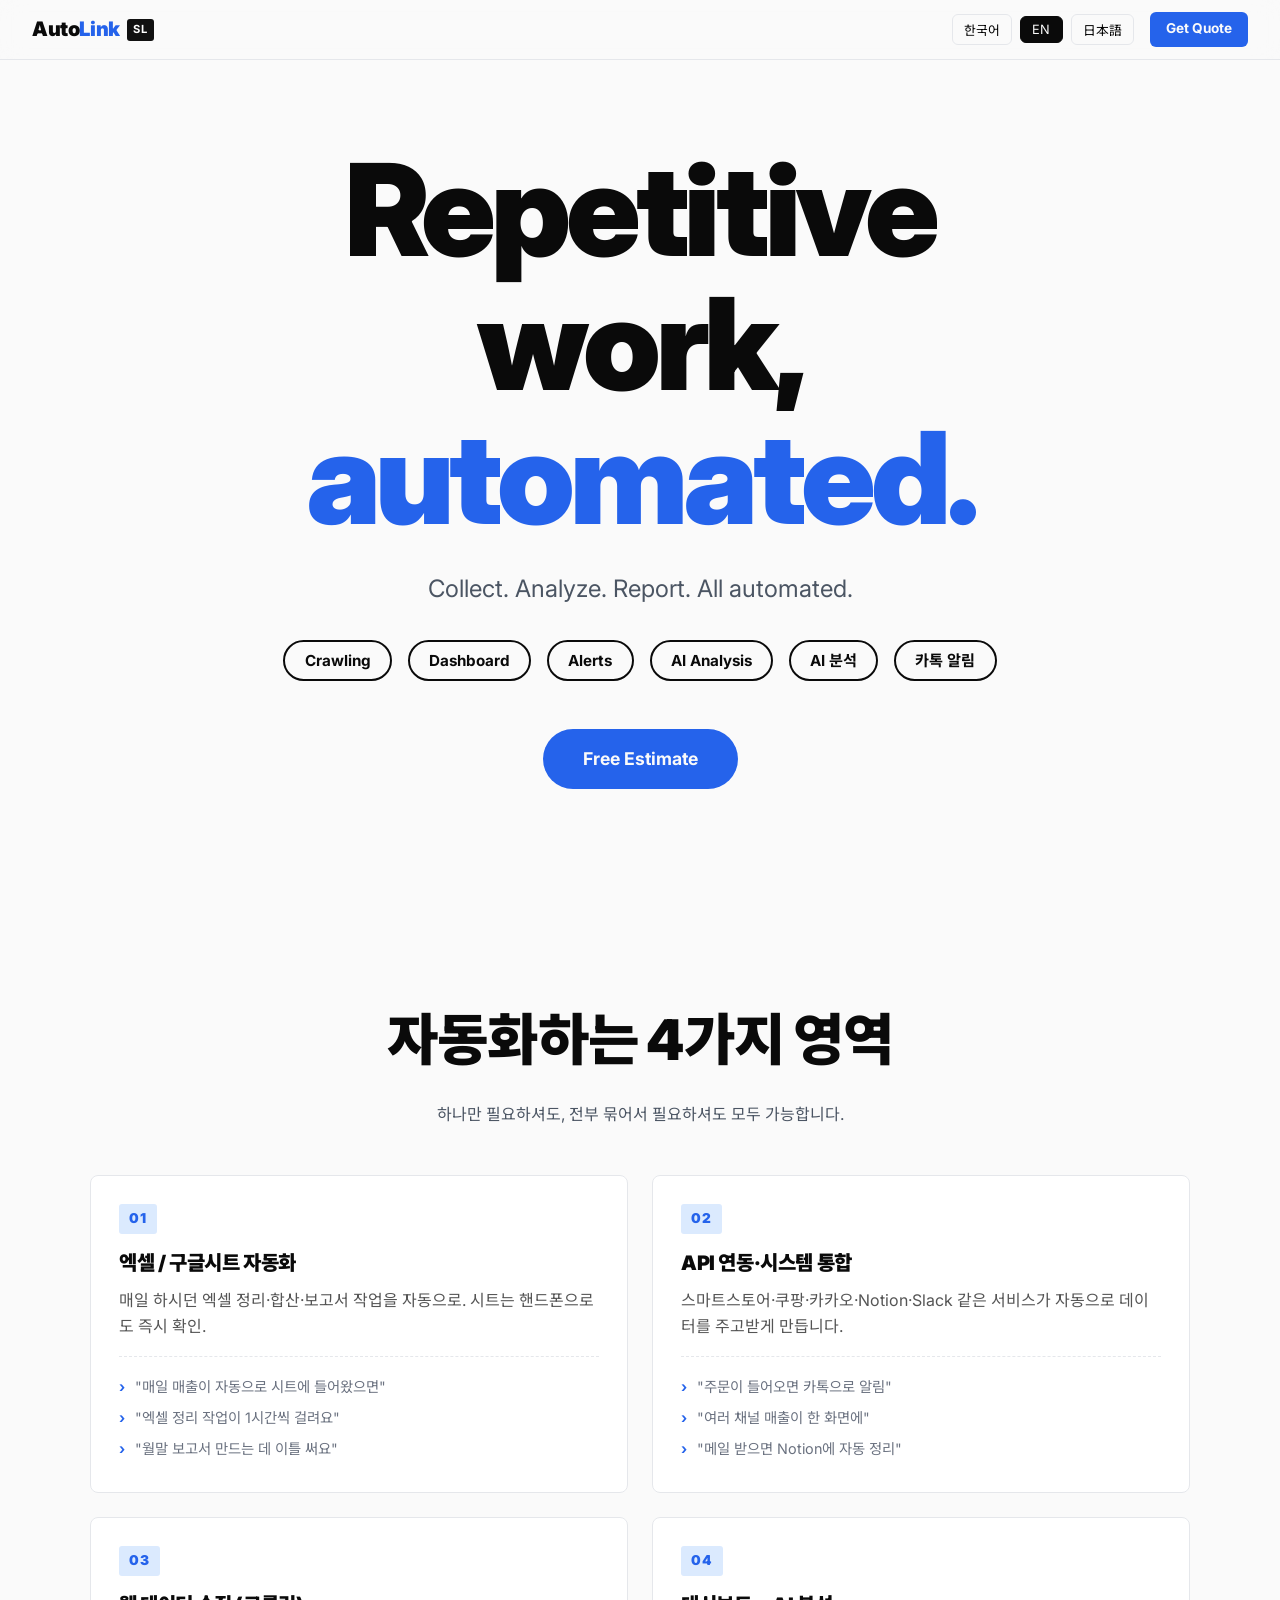
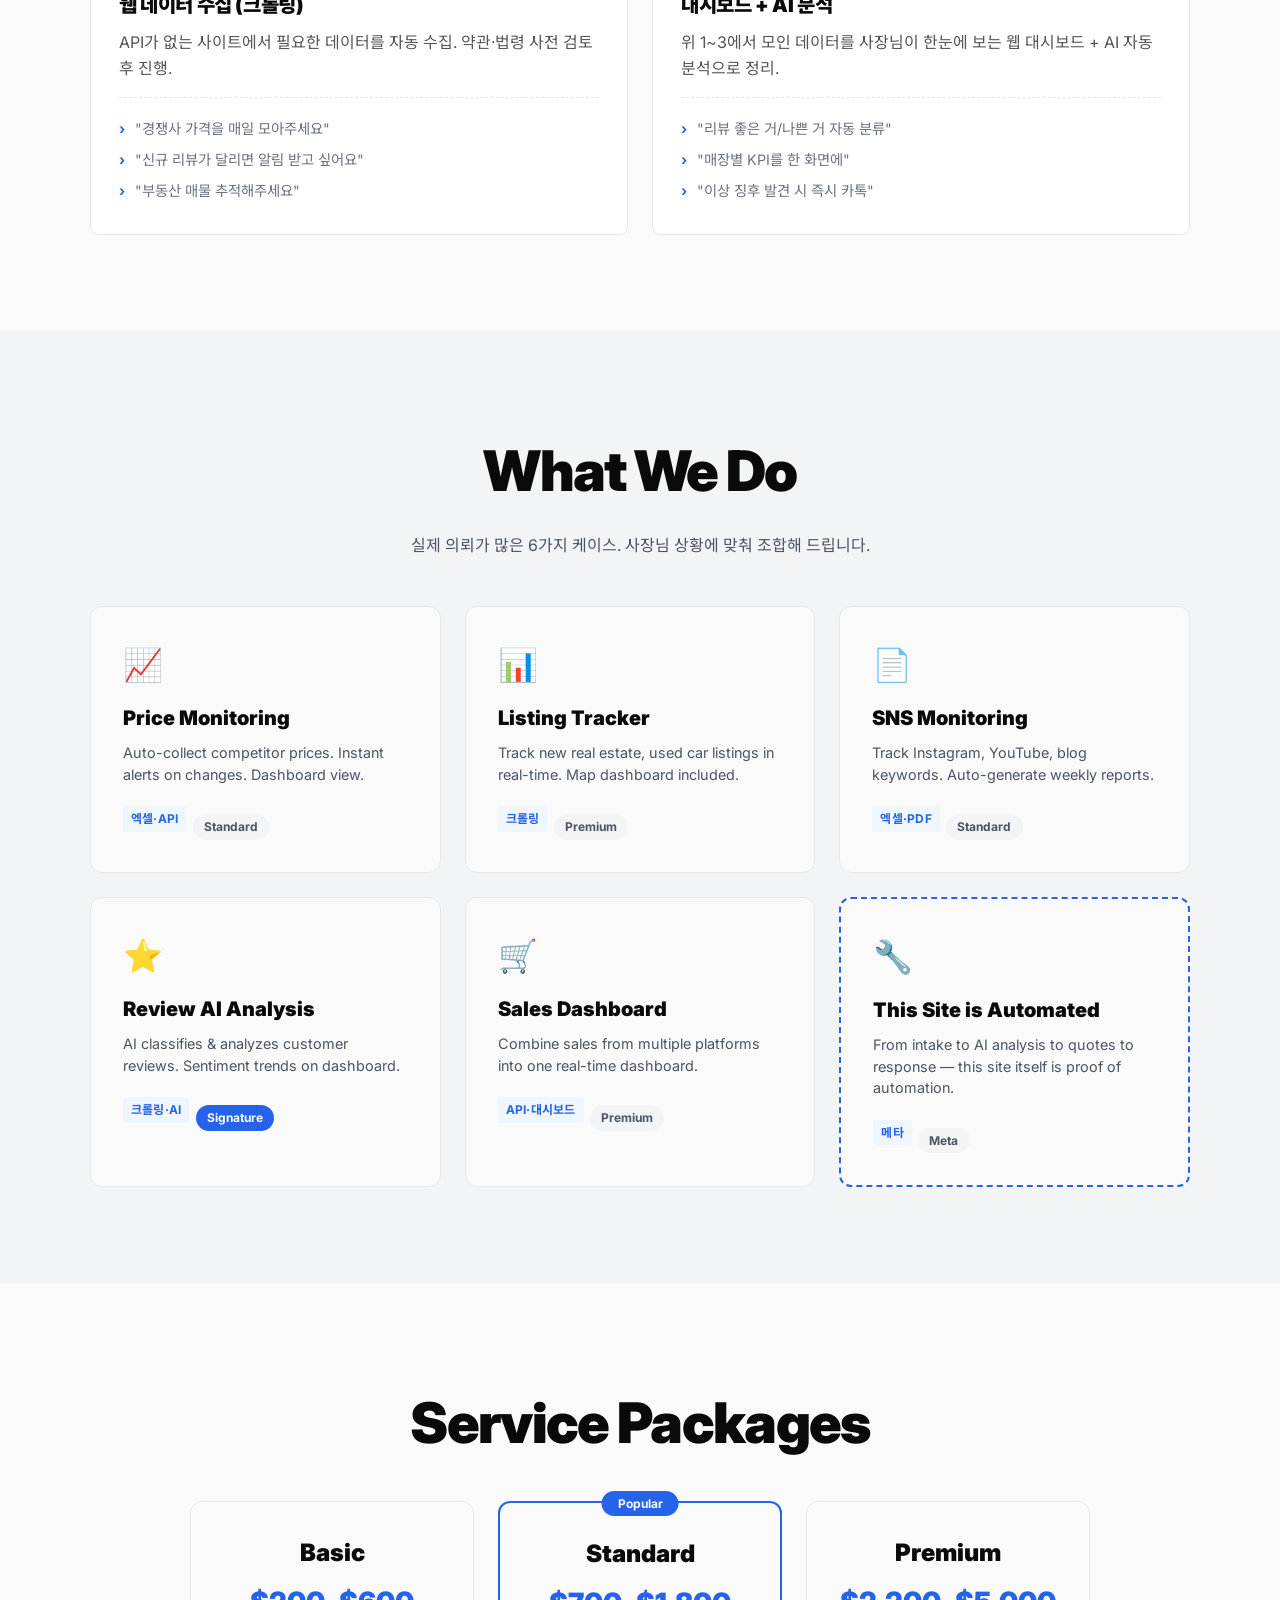
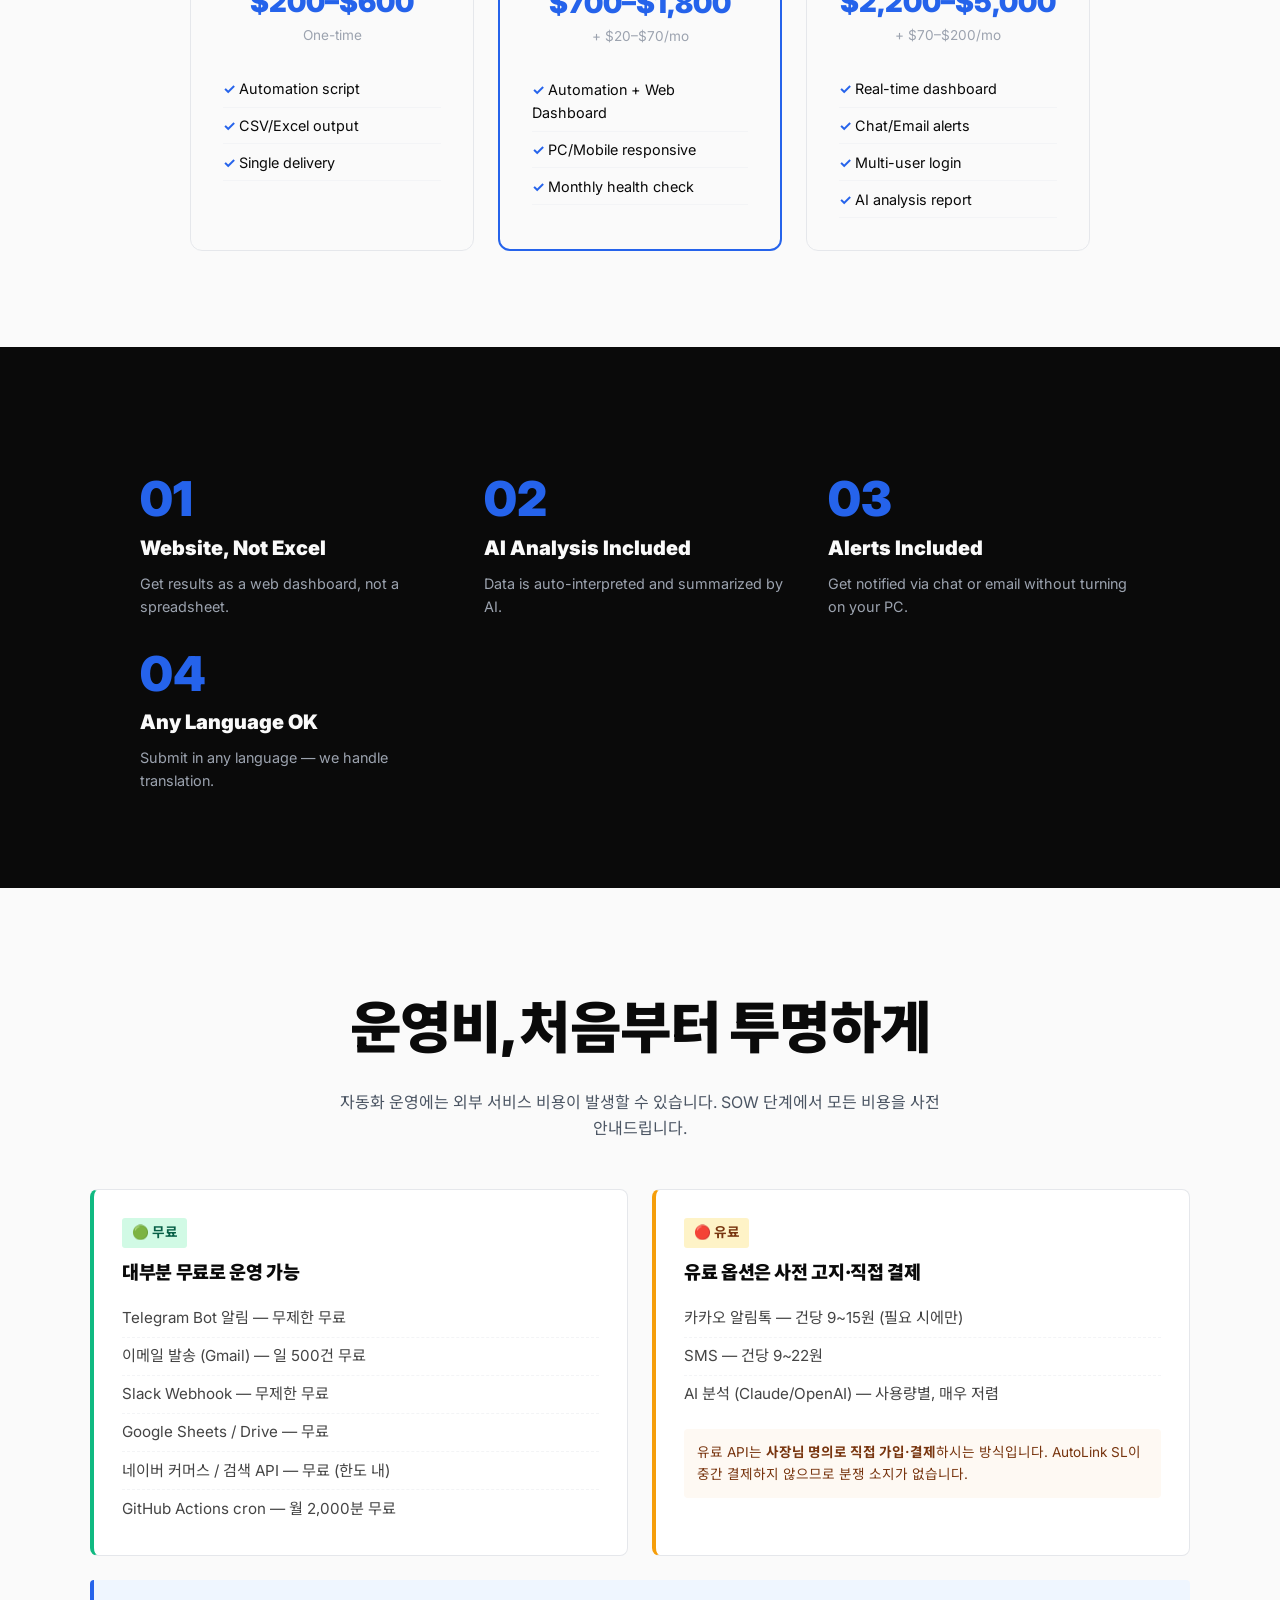
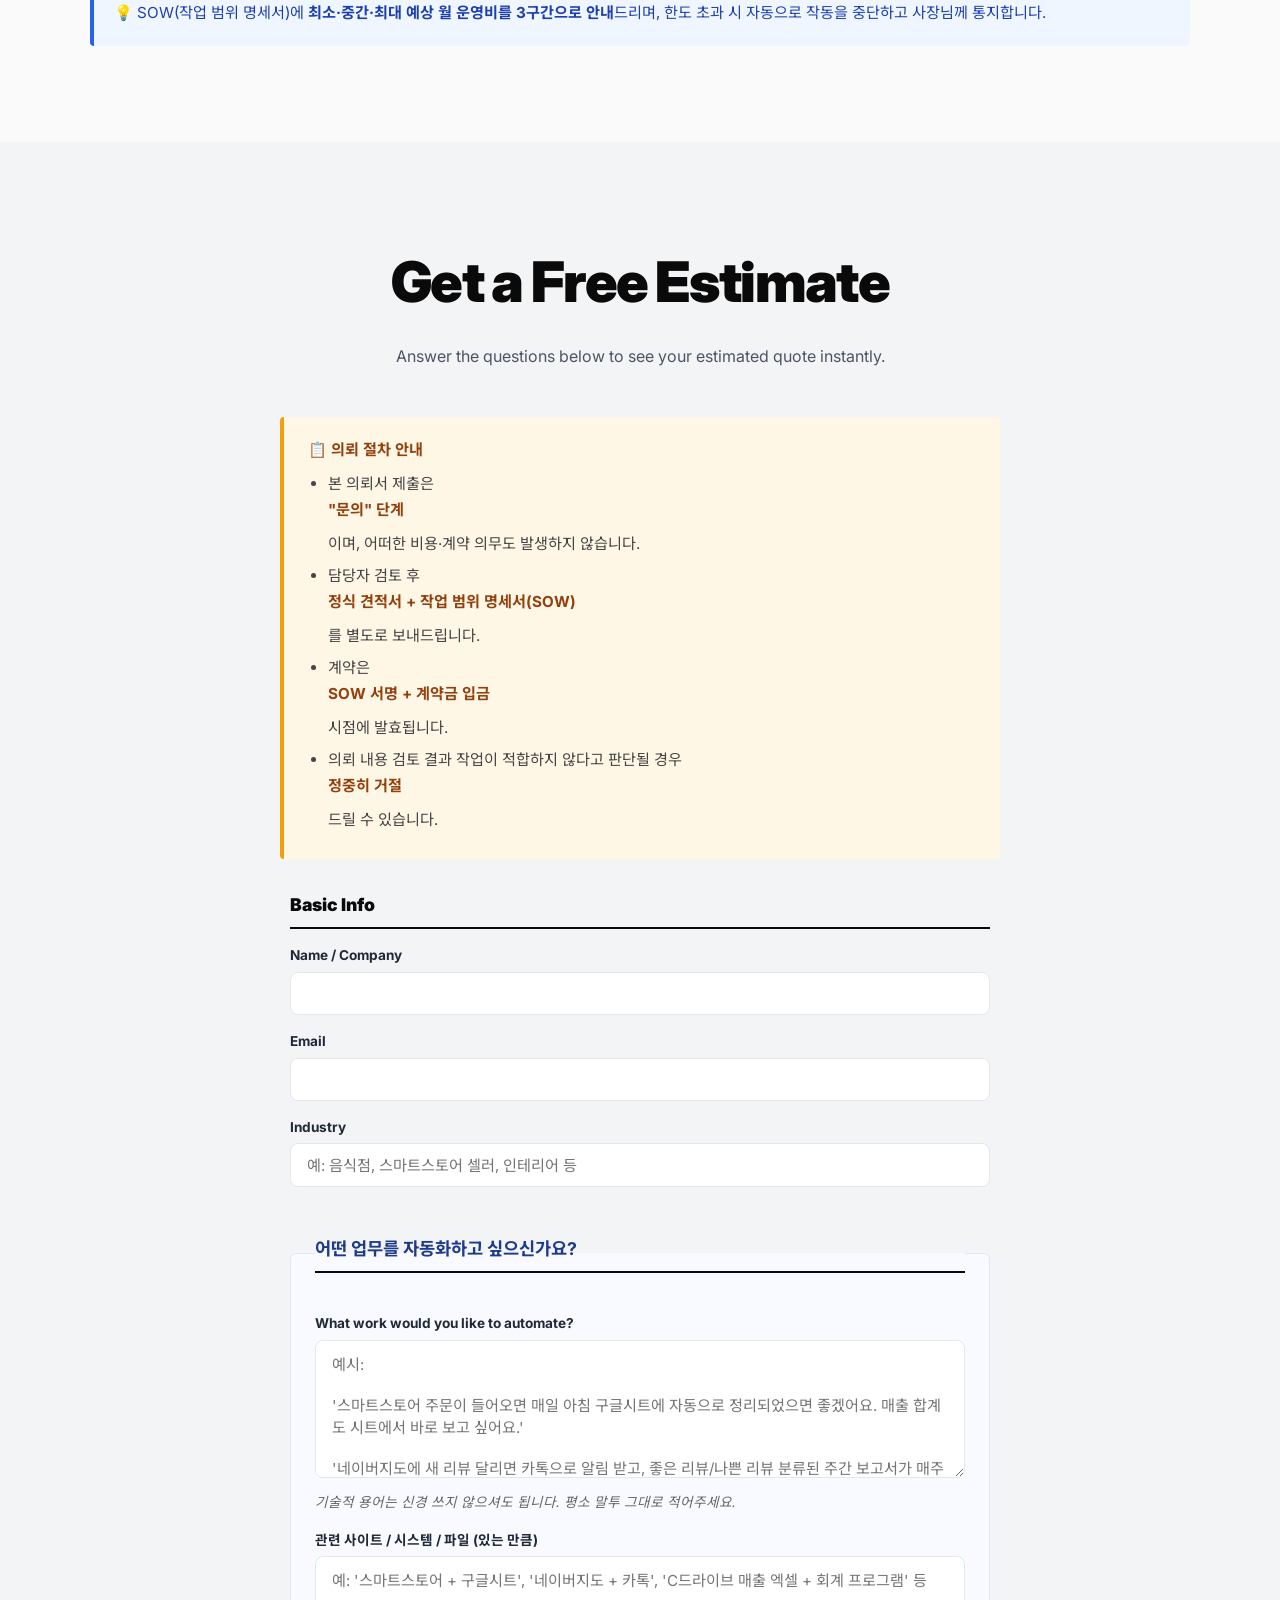
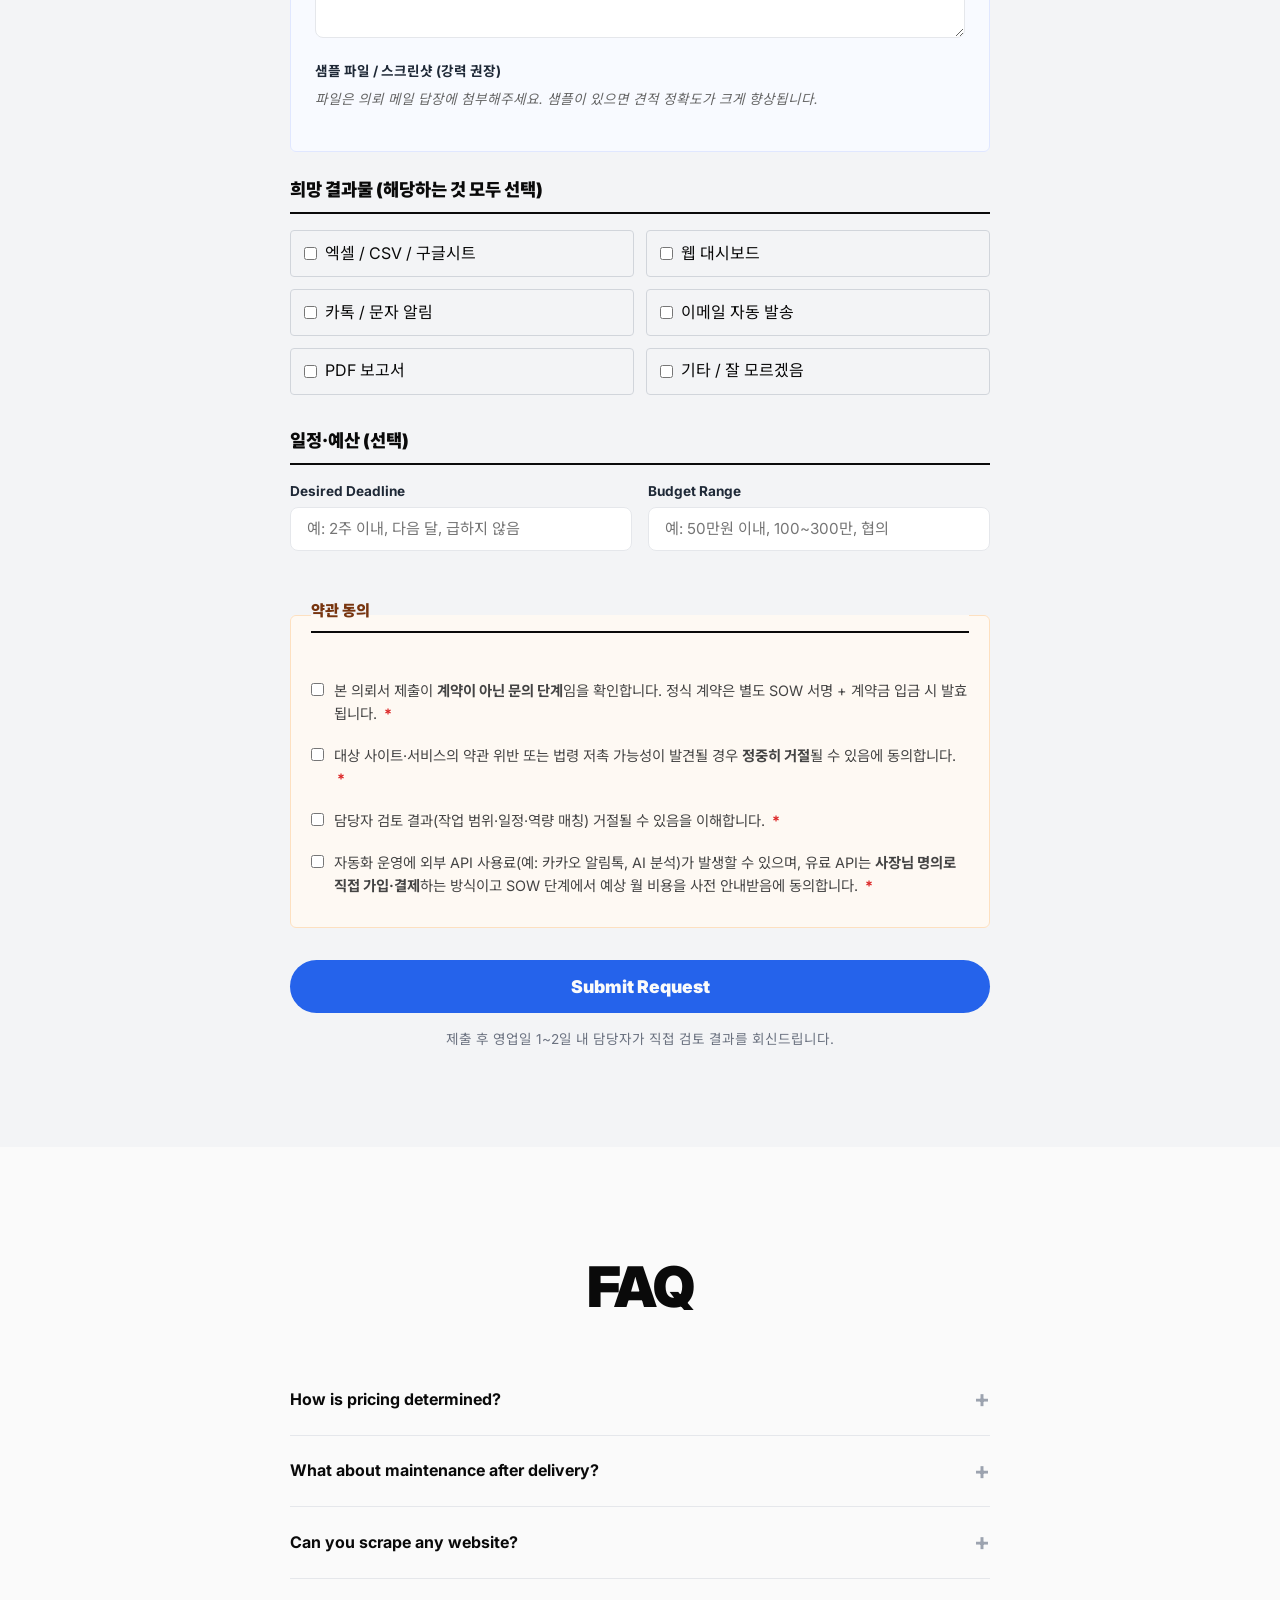
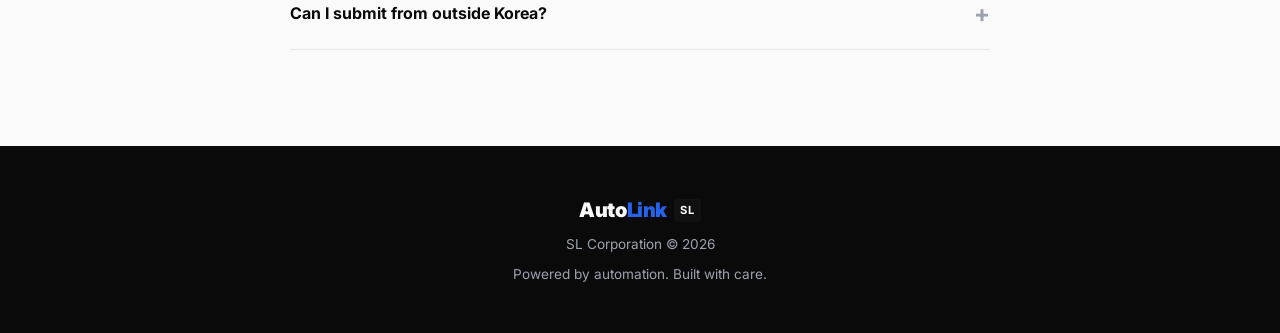
<file: site/index.html>
<!DOCTYPE html>
<html lang="ko" data-lang="ko">
<head>
  <meta charset="UTF-8">
  <meta name="viewport" content="width=device-width, initial-scale=1.0">
  <title>AutoLink SL — Automate Your Work</title>
  <meta name="description" content="업무 자동화 + 웹 대시보드 서비스. 반복 업무를 자동으로. Submit in any language.">
  <link rel="stylesheet" href="style.css">
  <link rel="preconnect" href="https://fonts.googleapis.com">
  <link href="https://fonts.googleapis.com/css2?family=Inter:wght@400;700;900&family=Noto+Sans+KR:wght@400;700;900&family=Noto+Sans+JP:wght@400;700;900&display=swap" rel="stylesheet">
</head>
<body>
  <!-- Language Switcher (sticky) -->
  <nav id="lang-bar">
    <div class="lang-left">
      <span class="brand">Auto<span class="accent">Link</span> <span class="brand-suffix">SL</span></span>
    </div>
    <div class="lang-right">
      <button class="lang-btn active" data-lang="ko">한국어</button>
      <button class="lang-btn" data-lang="en">EN</button>
      <button class="lang-btn" data-lang="ja">日本語</button>
      <a href="#intake-form" class="nav-cta" data-i18n="nav_cta">의뢰하기</a>
    </div>
  </nav>

  <!-- SECTION 1: Hero — Kinetic Typography -->
  <section id="hero">
    <div class="hero-inner">
      <h1 class="kinetic-line line-1" data-i18n="hero_1">반복 업무,</h1>
      <h1 class="kinetic-line line-2 accent" data-i18n="hero_2">자동으로.</h1>
      <p class="hero-sub" data-i18n="hero_sub">엑셀 노가다부터 데이터 수집까지, 사장님이 손 안 대도 돌아갑니다.</p>
      <div class="hero-words">
        <span class="rotating-word" data-i18n="hero_w1">엑셀·시트 자동화</span>
        <span class="rotating-word" data-i18n="hero_w2">API 연동</span>
        <span class="rotating-word" data-i18n="hero_w3">데이터 수집</span>
        <span class="rotating-word" data-i18n="hero_w4">대시보드</span>
        <span class="rotating-word" data-i18n="hero_w5">AI 분석</span>
        <span class="rotating-word" data-i18n="hero_w6">카톡 알림</span>
      </div>
      <a href="#intake-form" class="hero-cta" data-i18n="hero_cta">무료 견적 받기</a>
    </div>
  </section>

  <!-- SECTION 1b: Service Areas (4 categories) -->
  <section id="service-areas">
    <h2 class="section-title" data-i18n="areas_title">자동화하는 4가지 영역</h2>
    <p class="section-desc" data-i18n="areas_desc">하나만 필요하셔도, 전부 묶어서 필요하셔도 모두 가능합니다.</p>
    <div class="areas-grid">
      <div class="area-card reveal">
        <div class="area-num">01</div>
        <h3 data-i18n="area1_title">엑셀 / 구글시트 자동화</h3>
        <p data-i18n="area1_desc">매일 하시던 엑셀 정리·합산·보고서 작업을 자동으로. 시트는 핸드폰으로도 즉시 확인.</p>
        <ul class="area-examples">
          <li data-i18n="area1_ex1">"매일 매출이 자동으로 시트에 들어왔으면"</li>
          <li data-i18n="area1_ex2">"엑셀 정리 작업이 1시간씩 걸려요"</li>
          <li data-i18n="area1_ex3">"월말 보고서 만드는 데 이틀 써요"</li>
        </ul>
      </div>
      <div class="area-card reveal">
        <div class="area-num">02</div>
        <h3 data-i18n="area2_title">API 연동·시스템 통합</h3>
        <p data-i18n="area2_desc">스마트스토어·쿠팡·카카오·Notion·Slack 같은 서비스가 자동으로 데이터를 주고받게 만듭니다.</p>
        <ul class="area-examples">
          <li data-i18n="area2_ex1">"주문이 들어오면 카톡으로 알림"</li>
          <li data-i18n="area2_ex2">"여러 채널 매출이 한 화면에"</li>
          <li data-i18n="area2_ex3">"메일 받으면 Notion에 자동 정리"</li>
        </ul>
      </div>
      <div class="area-card reveal">
        <div class="area-num">03</div>
        <h3 data-i18n="area3_title">웹 데이터 수집 (크롤링)</h3>
        <p data-i18n="area3_desc">API가 없는 사이트에서 필요한 데이터를 자동 수집. 약관·법령 사전 검토 후 진행.</p>
        <ul class="area-examples">
          <li data-i18n="area3_ex1">"경쟁사 가격을 매일 모아주세요"</li>
          <li data-i18n="area3_ex2">"신규 리뷰가 달리면 알림 받고 싶어요"</li>
          <li data-i18n="area3_ex3">"부동산 매물 추적해주세요"</li>
        </ul>
      </div>
      <div class="area-card reveal">
        <div class="area-num">04</div>
        <h3 data-i18n="area4_title">대시보드 + AI 분석</h3>
        <p data-i18n="area4_desc">위 1~3에서 모인 데이터를 사장님이 한눈에 보는 웹 대시보드 + AI 자동 분석으로 정리.</p>
        <ul class="area-examples">
          <li data-i18n="area4_ex1">"리뷰 좋은 거/나쁜 거 자동 분류"</li>
          <li data-i18n="area4_ex2">"매장별 KPI를 한 화면에"</li>
          <li data-i18n="area4_ex3">"이상 징후 발견 시 즉시 카톡"</li>
        </ul>
      </div>
    </div>
  </section>

  <!-- SECTION 2: Portfolio Gallery -->
  <section id="portfolio">
    <h2 class="section-title" data-i18n="portfolio_title">이런 일을 합니다</h2>
    <p class="section-desc" data-i18n="portfolio_desc">실제 의뢰가 많은 6가지 케이스. 사장님 상황에 맞춰 조합해 드립니다.</p>
    <div class="portfolio-grid">
      <div class="portfolio-card reveal">
        <div class="card-icon">📈</div>
        <h3 data-i18n="case1_title">매출 자동 집계</h3>
        <p data-i18n="case1_desc">스마트스토어·쿠팡 주문을 매시간 구글시트에 자동 정리. 합계·차트는 시트에서 즉시 확인.</p>
        <div class="card-tags">
          <span class="card-tag-area" data-i18n="case1_area">엑셀·API</span>
          <span class="card-tag" data-i18n="case1_tag">Standard</span>
        </div>
      </div>
      <div class="portfolio-card reveal">
        <div class="card-icon">📊</div>
        <h3 data-i18n="case2_title">가격 모니터링</h3>
        <p data-i18n="case2_desc">경쟁사 가격을 자동 수집, 변동 시 즉시 카톡 알림. 대시보드에서 한눈에 비교.</p>
        <div class="card-tags">
          <span class="card-tag-area" data-i18n="case2_area">크롤링</span>
          <span class="card-tag" data-i18n="case2_tag">Standard</span>
        </div>
      </div>
      <div class="portfolio-card reveal">
        <div class="card-icon">📄</div>
        <h3 data-i18n="case3_title">월말 보고서 자동화</h3>
        <p data-i18n="case3_desc">회계·매출 데이터를 매월 1일 자동 수집 → PDF 보고서 생성 → 대표 메일로 발송.</p>
        <div class="card-tags">
          <span class="card-tag-area" data-i18n="case3_area">엑셀·PDF</span>
          <span class="card-tag" data-i18n="case3_tag">Standard</span>
        </div>
      </div>
      <div class="portfolio-card reveal">
        <div class="card-icon">⭐</div>
        <h3 data-i18n="case4_title">리뷰 AI 감성 분석</h3>
        <p data-i18n="case4_desc">네이버·카카오·배민 리뷰를 AI가 긍정/부정 자동 분류. 주간 리포트가 매주 메일로.</p>
        <div class="card-tags">
          <span class="card-tag-area" data-i18n="case4_area">크롤링·AI</span>
          <span class="card-tag signature" data-i18n="case4_tag">Signature</span>
        </div>
      </div>
      <div class="portfolio-card reveal">
        <div class="card-icon">🛒</div>
        <h3 data-i18n="case5_title">매출 통합 대시보드</h3>
        <p data-i18n="case5_desc">네이버·쿠팡·자사몰·오프라인 POS까지, 모든 채널 매출을 하나의 대시보드에서 실시간 확인.</p>
        <div class="card-tags">
          <span class="card-tag-area" data-i18n="case5_area">API·대시보드</span>
          <span class="card-tag" data-i18n="case5_tag">Premium</span>
        </div>
      </div>
      <div class="portfolio-card reveal meta">
        <div class="card-icon">🔧</div>
        <h3 data-i18n="case6_title">이 사이트도 자동화</h3>
        <p data-i18n="case6_desc">의뢰서 접수 → AI 분석 → 검토 보고서 → 응대 초안까지, 이 사이트 자체가 자동화의 증거.</p>
        <div class="card-tags">
          <span class="card-tag-area" data-i18n="case6_area">메타</span>
          <span class="card-tag" data-i18n="case6_tag">데모</span>
        </div>
      </div>
    </div>
  </section>

  <!-- SECTION 3: Packages -->
  <section id="packages">
    <h2 class="section-title" data-i18n="pkg_title">서비스 패키지</h2>
    <div class="package-grid">
      <div class="package-card reveal">
        <h3>Basic</h3>
        <p class="price" data-i18n="pkg_basic_price">30~80만원</p>
        <p class="price-sub" data-i18n="pkg_basic_sub">일회성</p>
        <ul>
          <li data-i18n="pkg_basic_1">자동화 스크립트</li>
          <li data-i18n="pkg_basic_2">CSV/엑셀 결과물</li>
          <li data-i18n="pkg_basic_3">1회 납품</li>
        </ul>
      </div>
      <div class="package-card popular reveal">
        <div class="popular-badge" data-i18n="pkg_popular">인기</div>
        <h3>Standard</h3>
        <p class="price" data-i18n="pkg_std_price">100~250만원</p>
        <p class="price-sub" data-i18n="pkg_std_sub">+ 월 3~10만원</p>
        <ul>
          <li data-i18n="pkg_std_1">자동화 + 웹 대시보드</li>
          <li data-i18n="pkg_std_2">PC/모바일 반응형</li>
          <li data-i18n="pkg_std_3">월 1회 동작 점검</li>
        </ul>
      </div>
      <div class="package-card reveal">
        <h3>Premium</h3>
        <p class="price" data-i18n="pkg_prm_price">300~700만원</p>
        <p class="price-sub" data-i18n="pkg_prm_sub">+ 월 10~30만원</p>
        <ul>
          <li data-i18n="pkg_prm_1">실시간 대시보드</li>
          <li data-i18n="pkg_prm_2">카톡/이메일 알림</li>
          <li data-i18n="pkg_prm_3">다중 사용자 로그인</li>
          <li data-i18n="pkg_prm_4">AI 분석 리포트</li>
        </ul>
      </div>
    </div>
  </section>

  <!-- SECTION 4: Differentiators -->
  <section id="diff">
    <div class="diff-grid">
      <div class="diff-item reveal">
        <span class="diff-num">01</span>
        <h3 data-i18n="diff1_title">원하는 형태로 결과물</h3>
        <p data-i18n="diff1_desc">엑셀·시트·웹 대시보드·PDF·카톡 알림 — 사장님이 가장 편한 방식으로.</p>
      </div>
      <div class="diff-item reveal">
        <span class="diff-num">02</span>
        <h3 data-i18n="diff2_title">AI 분석 포함</h3>
        <p data-i18n="diff2_desc">데이터를 AI가 자동 해석·요약합니다.</p>
      </div>
      <div class="diff-item reveal">
        <span class="diff-num">03</span>
        <h3 data-i18n="diff3_title">원하는 채널로 알림</h3>
        <p data-i18n="diff3_desc">텔레그램·이메일·슬랙 무료 채널부터 카카오 알림톡까지 — 비용 사전 안내.</p>
      </div>
      <div class="diff-item reveal">
        <span class="diff-num">04</span>
        <h3 data-i18n="diff4_title">어떤 언어든 OK</h3>
        <p data-i18n="diff4_desc">Submit in any language — we handle translation.</p>
      </div>
    </div>
  </section>

  <!-- SECTION 4b: Operating Cost Transparency -->
  <section id="cost-transparency">
    <h2 class="section-title" data-i18n="cost_title">운영비, 처음부터 투명하게</h2>
    <p class="section-desc" data-i18n="cost_desc">자동화 운영에는 외부 서비스 비용이 발생할 수 있습니다. SOW 단계에서 모든 비용을 사전 안내드립니다.</p>

    <div class="cost-grid">
      <div class="cost-card free reveal">
        <div class="cost-badge" data-i18n="cost_free_badge">🟢 무료</div>
        <h3 data-i18n="cost_free_title">대부분 무료로 운영 가능</h3>
        <ul>
          <li data-i18n="cost_free_1">Telegram Bot 알림 — 무제한 무료</li>
          <li data-i18n="cost_free_2">이메일 발송 (Gmail) — 일 500건 무료</li>
          <li data-i18n="cost_free_3">Slack Webhook — 무제한 무료</li>
          <li data-i18n="cost_free_4">Google Sheets / Drive — 무료</li>
          <li data-i18n="cost_free_5">네이버 커머스 / 검색 API — 무료 (한도 내)</li>
          <li data-i18n="cost_free_6">GitHub Actions cron — 월 2,000분 무료</li>
        </ul>
      </div>

      <div class="cost-card paid reveal">
        <div class="cost-badge" data-i18n="cost_paid_badge">🔴 유료</div>
        <h3 data-i18n="cost_paid_title">유료 옵션은 사전 고지·직접 결제</h3>
        <ul>
          <li data-i18n="cost_paid_1">카카오 알림톡 — 건당 9~15원 (필요 시에만)</li>
          <li data-i18n="cost_paid_2">SMS — 건당 9~22원</li>
          <li data-i18n="cost_paid_3">AI 분석 (Claude/OpenAI) — 사용량별, 매우 저렴</li>
        </ul>
        <p class="cost-policy" data-i18n="cost_policy">유료 API는 <strong>사장님 명의로 직접 가입·결제</strong>하시는 방식입니다. AutoLink SL이 중간 결제하지 않으므로 분쟁 소지가 없습니다.</p>
      </div>
    </div>

    <div class="cost-disclaimer" data-i18n="cost_disclaimer">
      💡 SOW(작업 범위 명세서)에 <strong>최소·중간·최대 예상 월 운영비를 3구간으로 안내</strong>드리며, 한도 초과 시 자동으로 작동을 중단하고 사장님께 통지합니다.
    </div>
  </section>

  <!-- SECTION 5: Intake Form -->
  <section id="intake-form">
    <h2 class="section-title" data-i18n="form_title">의뢰서 작성</h2>
    <p class="section-desc" data-i18n="form_desc">평소 말투로 적어주시면 됩니다. 영업일 1~2일 내 담당자가 직접 검토 후 정식 견적을 보내드립니다.</p>

    <div class="legal-notice">
      <strong data-i18n="legal_title">📋 의뢰 절차 안내</strong>
      <ul>
        <li data-i18n="legal_1">본 의뢰서 제출은 <strong>"문의" 단계</strong>이며, 어떠한 비용·계약 의무도 발생하지 않습니다.</li>
        <li data-i18n="legal_2">담당자 검토 후 <strong>정식 견적서 + 작업 범위 명세서(SOW)</strong>를 별도로 보내드립니다.</li>
        <li data-i18n="legal_3">계약은 <strong>SOW 서명 + 계약금 입금</strong> 시점에 발효됩니다.</li>
        <li data-i18n="legal_4">의뢰 내용 검토 결과 작업이 적합하지 않다고 판단될 경우 <strong>정중히 거절</strong>드릴 수 있습니다.</li>
      </ul>
    </div>

    <div class="form-container">
      <form id="autolink-form" action="https://api.web3forms.com/submit" method="POST">
        <input type="hidden" name="access_key" value="b586904a-959b-4a65-a2fb-f3aef0710c6e">
        <input type="hidden" name="subject" value="[AutoLink SL] 신규 문의 접수">
        <input type="hidden" name="from_name" value="AutoLink SL Intake">
        <input type="hidden" name="redirect" value="https://jyc0289y-art.github.io/autolink/thank-you.html">

        <!-- Basic Info -->
        <fieldset class="form-section">
          <legend data-i18n="form_basic">연락처</legend>
          <div class="form-row">
            <label data-i18n="form_name">이름 / 회사명 <span class="req">*</span></label>
            <input type="text" name="name" required>
          </div>
          <div class="form-row">
            <label data-i18n="form_email">이메일 <span class="req">*</span></label>
            <input type="email" name="email" required>
          </div>
          <div class="form-row">
            <label data-i18n="form_industry">업종 (선택)</label>
            <input type="text" name="industry" placeholder="예: 음식점, 스마트스토어 셀러, 인테리어 등">
          </div>
        </fieldset>

        <!-- Natural Language Description (PRIMARY) -->
        <fieldset class="form-section primary">
          <legend data-i18n="form_what_legend">어떤 업무를 자동화하고 싶으신가요?</legend>

          <div class="form-row">
            <label data-i18n="form_what">자세히 설명해주세요 <span class="req">*</span></label>
            <textarea name="description" rows="6" required
              data-i18n-placeholder="form_what_ph"
              placeholder="예시:&#10;&#10;'스마트스토어 주문이 들어오면 매일 아침 구글시트에 자동으로 정리되었으면 좋겠어요. 매출 합계도 시트에서 바로 보고 싶어요.'&#10;&#10;'네이버지도에 새 리뷰 달리면 카톡으로 알림 받고, 좋은 리뷰/나쁜 리뷰 분류된 주간 보고서가 매주 월요일 메일로 오면 좋겠어요.'&#10;&#10;'엑셀 매출 정리 작업이 매일 1시간씩 걸려요. 자동으로 정리되도록 해주세요.'"></textarea>
            <p class="form-hint" data-i18n="form_what_hint">기술적 용어는 신경 쓰지 않으셔도 됩니다. 평소 말투 그대로 적어주세요.</p>
          </div>

          <div class="form-row">
            <label data-i18n="form_systems">관련 사이트 / 시스템 / 파일 (있는 만큼)</label>
            <textarea name="systems" rows="3"
              data-i18n-placeholder="form_systems_ph"
              placeholder="예: '스마트스토어 + 구글시트', '네이버지도 + 카톡', 'C드라이브 매출 엑셀 + 회계 프로그램' 등"></textarea>
          </div>

          <div class="form-row">
            <label data-i18n="form_attach">샘플 파일 / 스크린샷 (강력 권장)</label>
            <p class="form-hint" data-i18n="form_attach_hint">파일은 의뢰 메일 답장에 첨부해주세요. 샘플이 있으면 견적 정확도가 크게 향상됩니다.</p>
          </div>
        </fieldset>

        <!-- Output Preference (Simple Multi-select) -->
        <fieldset class="form-section">
          <legend data-i18n="form_output_legend">희망 결과물 (해당하는 것 모두 선택)</legend>
          <div class="checkbox-grid">
            <label><input type="checkbox" name="output_excel"><span data-i18n="out_excel">엑셀 / CSV / 구글시트</span></label>
            <label><input type="checkbox" name="output_dashboard"><span data-i18n="out_dashboard">웹 대시보드</span></label>
            <label><input type="checkbox" name="output_kakao"><span data-i18n="out_kakao">카톡 / 문자 알림</span></label>
            <label><input type="checkbox" name="output_email"><span data-i18n="out_email">이메일 자동 발송</span></label>
            <label><input type="checkbox" name="output_pdf"><span data-i18n="out_pdf">PDF 보고서</span></label>
            <label><input type="checkbox" name="output_etc"><span data-i18n="out_etc">기타 / 잘 모르겠음</span></label>
          </div>
        </fieldset>

        <!-- Schedule & Budget -->
        <fieldset class="form-section">
          <legend data-i18n="form_meta_legend">일정·예산 (선택)</legend>
          <div class="form-row half">
            <div>
              <label data-i18n="form_deadline">희망 납기</label>
              <input type="text" name="deadline" placeholder="예: 2주 이내, 다음 달, 급하지 않음">
            </div>
            <div>
              <label data-i18n="form_budget">예산 범위</label>
              <input type="text" name="budget" placeholder="예: 50만원 이내, 100~300만, 협의">
            </div>
          </div>
        </fieldset>

        <!-- Agreement -->
        <fieldset class="form-section agreement">
          <legend data-i18n="form_agree_legend">약관 동의</legend>
          <label class="agree-row">
            <input type="checkbox" name="agree_terms" required>
            <span data-i18n="agree_terms">본 의뢰서 제출이 <strong>계약이 아닌 문의 단계</strong>임을 확인합니다. 정식 계약은 별도 SOW 서명 + 계약금 입금 시 발효됩니다. <span class="req">*</span></span>
          </label>
          <label class="agree-row">
            <input type="checkbox" name="agree_legal" required>
            <span data-i18n="agree_legal">대상 사이트·서비스의 약관 위반 또는 법령 저촉 가능성이 발견될 경우 <strong>정중히 거절</strong>될 수 있음에 동의합니다. <span class="req">*</span></span>
          </label>
          <label class="agree-row">
            <input type="checkbox" name="agree_review" required>
            <span data-i18n="agree_review">담당자 검토 결과(작업 범위·일정·역량 매칭) 거절될 수 있음을 이해합니다. <span class="req">*</span></span>
          </label>
          <label class="agree-row">
            <input type="checkbox" name="agree_cost" required>
            <span data-i18n="agree_cost">자동화 운영에 외부 API 사용료(예: 카카오 알림톡, AI 분석)가 발생할 수 있으며, 유료 API는 <strong>사장님 명의로 직접 가입·결제</strong>하는 방식이고 SOW 단계에서 예상 월 비용을 사전 안내받음에 동의합니다. <span class="req">*</span></span>
          </label>
        </fieldset>

        <!-- Hidden metadata -->
        <input type="hidden" name="client_language" id="hidden-lang">

        <button type="submit" class="submit-btn" data-i18n="form_submit">문의 접수하기</button>
        <p class="submit-note" data-i18n="submit_note">제출 후 영업일 1~2일 내 담당자가 직접 검토 결과를 회신드립니다.</p>
      </form>
    </div>
  </section>

  <!-- SECTION 6: FAQ -->
  <section id="faq">
    <h2 class="section-title" data-i18n="faq_title">자주 묻는 질문</h2>
    <div class="faq-list">
      <details class="faq-item reveal">
        <summary data-i18n="faq1_q">비용은 어떻게 산정되나요?</summary>
        <p data-i18n="faq1_a">위 의뢰서의 6가지 항목을 기반으로 복잡도를 측정합니다. 점수에 따라 S~D등급이 결정되며, 등급별 단가 범위가 적용됩니다.</p>
      </details>
      <details class="faq-item reveal">
        <summary data-i18n="faq2_q">납품 후 유지보수는 어떻게 되나요?</summary>
        <p data-i18n="faq2_a">월 구독 상품을 선택하시면 호스팅, 모니터링, 사이트 구조 변경 대응이 포함됩니다. 비구독 시 변경 대응은 건당 별도 견적입니다.</p>
      </details>
      <details class="faq-item reveal">
        <summary data-i18n="faq3_q">어떤 사이트든 크롤링 가능한가요?</summary>
        <p data-i18n="faq3_a">약관상 자동화가 금지된 플랫폼, 캡차/생체 인증 사이트, 모바일 앱은 서비스 범위에 포함되지 않습니다. 공개 API가 있는 경우 우선 활용합니다.</p>
      </details>
      <details class="faq-item reveal">
        <summary data-i18n="faq4_q">해외에서도 의뢰 가능한가요?</summary>
        <p data-i18n="faq4_a">네. 어떤 언어로든 의뢰서를 작성하실 수 있으며, 모든 커뮤니케이션은 고객님의 언어로 진행됩니다.</p>
      </details>
    </div>
  </section>

  <!-- Footer -->
  <footer>
    <div class="footer-inner">
      <span class="brand">Auto<span class="accent">Link</span> <span class="brand-suffix">SL</span></span>
      <p>SL Corporation &copy; 2026</p>
      <p class="footer-note" data-i18n="footer_note">Powered by automation. Built with care.</p>
    </div>
  </footer>

  <script src="script.js"></script>
</body>
</html>
</file>
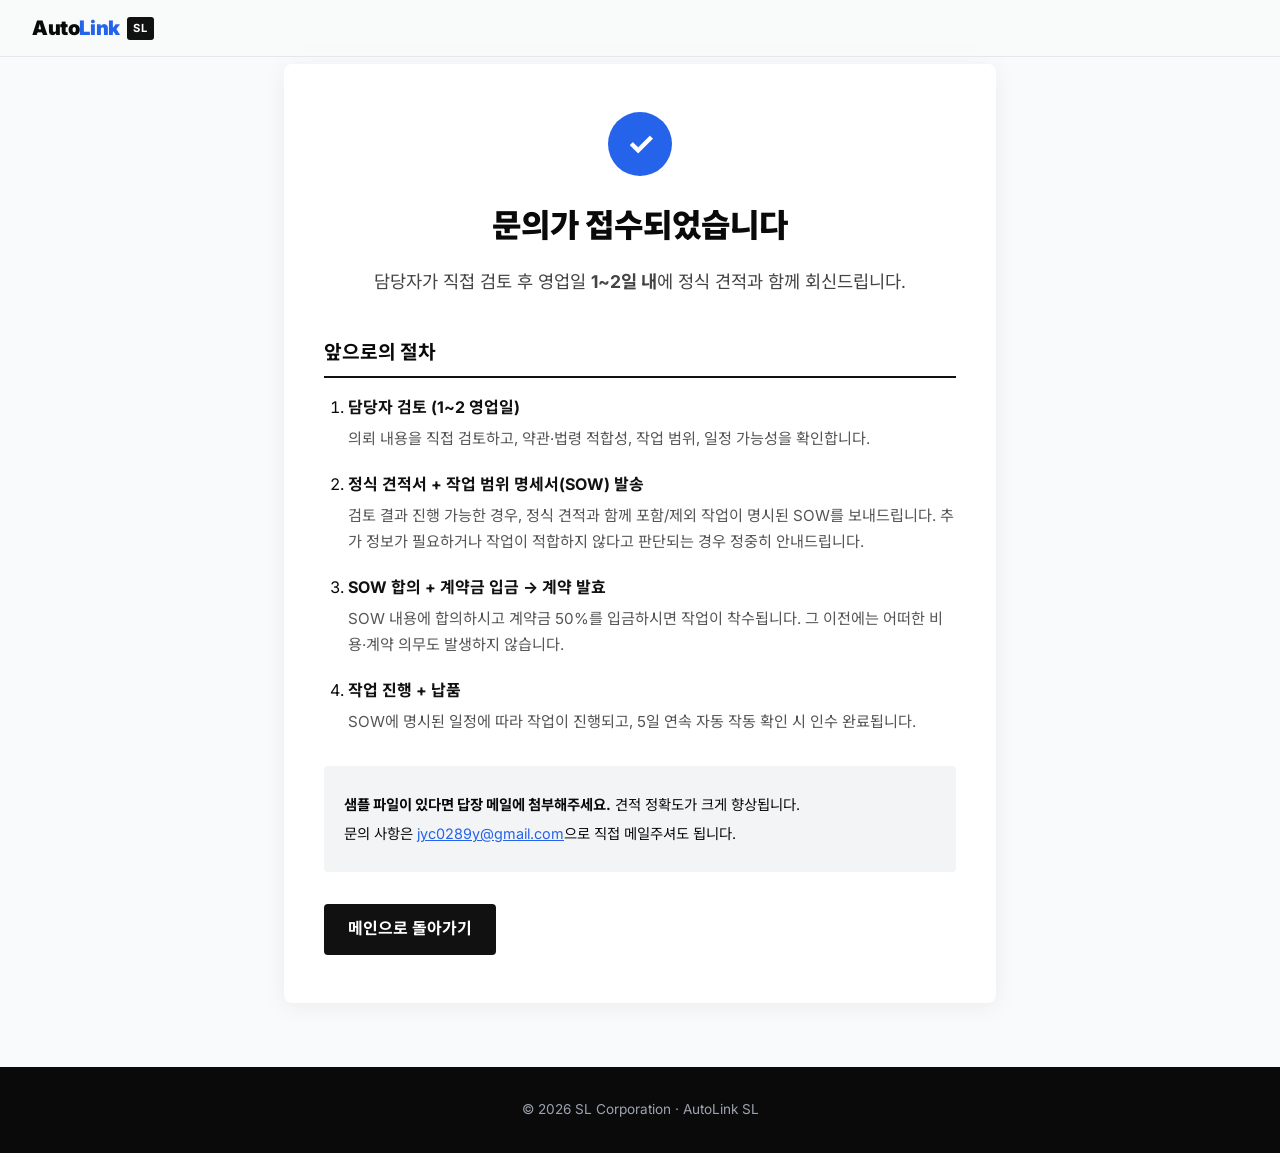
<file: site/thank-you.html>
<!DOCTYPE html>
<html lang="ko" data-lang="ko">
<head>
  <meta charset="UTF-8">
  <meta name="viewport" content="width=device-width, initial-scale=1.0">
  <title>의뢰 접수 완료 — AutoLink SL</title>
  <link rel="stylesheet" href="style.css">
  <link rel="preconnect" href="https://fonts.googleapis.com">
  <link href="https://fonts.googleapis.com/css2?family=Inter:wght@400;700;900&family=Noto+Sans+KR:wght@400;700;900&display=swap" rel="stylesheet">
</head>
<body class="thank-you-body">
  <nav id="lang-bar">
    <div class="lang-left">
      <a href="/autolink/" class="brand-link">
        <span class="brand">Auto<span class="accent">Link</span> <span class="brand-suffix">SL</span></span>
      </a>
    </div>
  </nav>

  <main class="thank-you-main">
    <div class="ty-card">
      <div class="ty-icon">✓</div>
      <h1 data-i18n="ty_title">문의가 접수되었습니다</h1>
      <p class="ty-lead" data-i18n="ty_lead">담당자가 직접 검토 후 영업일 <strong>1~2일 내</strong>에 정식 견적과 함께 회신드립니다.</p>

      <div class="ty-process">
        <h2 data-i18n="ty_process_title">앞으로의 절차</h2>
        <ol>
          <li>
            <strong data-i18n="ty_step1_title">담당자 검토 (1~2 영업일)</strong>
            <p data-i18n="ty_step1_desc">의뢰 내용을 직접 검토하고, 약관·법령 적합성, 작업 범위, 일정 가능성을 확인합니다.</p>
          </li>
          <li>
            <strong data-i18n="ty_step2_title">정식 견적서 + 작업 범위 명세서(SOW) 발송</strong>
            <p data-i18n="ty_step2_desc">검토 결과 진행 가능한 경우, 정식 견적과 함께 포함/제외 작업이 명시된 SOW를 보내드립니다. 추가 정보가 필요하거나 작업이 적합하지 않다고 판단되는 경우 정중히 안내드립니다.</p>
          </li>
          <li>
            <strong data-i18n="ty_step3_title">SOW 합의 + 계약금 입금 → 계약 발효</strong>
            <p data-i18n="ty_step3_desc">SOW 내용에 합의하시고 계약금 50%를 입금하시면 작업이 착수됩니다. 그 이전에는 어떠한 비용·계약 의무도 발생하지 않습니다.</p>
          </li>
          <li>
            <strong data-i18n="ty_step4_title">작업 진행 + 납품</strong>
            <p data-i18n="ty_step4_desc">SOW에 명시된 일정에 따라 작업이 진행되고, 5일 연속 자동 작동 확인 시 인수 완료됩니다.</p>
          </li>
        </ol>
      </div>

      <div class="ty-note">
        <p data-i18n="ty_note_attach"><strong>샘플 파일이 있다면 답장 메일에 첨부해주세요.</strong> 견적 정확도가 크게 향상됩니다.</p>
        <p data-i18n="ty_note_inquiry">문의 사항은 <a href="mailto:jyc0289y@gmail.com">jyc0289y@gmail.com</a>으로 직접 메일주셔도 됩니다.</p>
      </div>

      <a href="/autolink/" class="ty-back" data-i18n="ty_back">메인으로 돌아가기</a>
    </div>
  </main>

  <footer class="ty-footer">
    <p>© 2026 SL Corporation · AutoLink SL</p>
  </footer>
</body>
</html>
</file>
<file: site/style.css>
/* === RESET & BASE === */
*, *::before, *::after { margin: 0; padding: 0; box-sizing: border-box; }

:root {
  --black: #0a0a0a;
  --white: #fafafa;
  --accent: #2563eb;
  --accent-light: #3b82f6;
  --gray-100: #f3f4f6;
  --gray-200: #e5e7eb;
  --gray-400: #9ca3af;
  --gray-600: #4b5563;
  --gray-800: #1f2937;
  --radius: 12px;
  --font: 'Inter', 'Noto Sans KR', 'Noto Sans JP', system-ui, sans-serif;
}

html { scroll-behavior: smooth; font-size: 16px; }

body {
  font-family: var(--font);
  background: var(--white);
  color: var(--black);
  line-height: 1.6;
  overflow-x: hidden;
}

.accent { color: var(--accent); }

/* === NAV / LANG BAR === */
#lang-bar {
  position: fixed;
  top: 0;
  left: 0;
  right: 0;
  z-index: 1000;
  display: flex;
  align-items: center;
  justify-content: space-between;
  padding: 0.75rem 2rem;
  background: rgba(250, 250, 250, 0.85);
  backdrop-filter: blur(12px);
  border-bottom: 1px solid var(--gray-200);
}

.brand {
  font-weight: 900;
  font-size: 1.25rem;
  letter-spacing: -0.02em;
}

.brand-suffix {
  display: inline-block;
  font-size: 0.7rem;
  font-weight: 700;
  letter-spacing: 0.05em;
  padding: 0.15rem 0.4rem;
  margin-left: 0.2rem;
  background: #111;
  color: #fff;
  border-radius: 3px;
  vertical-align: middle;
  transform: translateY(-1px);
}

.lang-right {
  display: flex;
  align-items: center;
  gap: 0.5rem;
}

.lang-btn {
  background: none;
  border: 1px solid var(--gray-200);
  border-radius: 6px;
  padding: 0.3rem 0.7rem;
  font-size: 0.8rem;
  cursor: pointer;
  transition: all 0.2s;
  font-family: var(--font);
}

.lang-btn:hover { border-color: var(--accent); color: var(--accent); }
.lang-btn.active { background: var(--black); color: var(--white); border-color: var(--black); }

.nav-cta {
  background: var(--accent);
  color: var(--white);
  text-decoration: none;
  padding: 0.4rem 1rem;
  border-radius: 6px;
  font-size: 0.85rem;
  font-weight: 700;
  margin-left: 0.5rem;
  transition: background 0.2s;
}

.nav-cta:hover { background: var(--accent-light); }

/* === HERO === */
#hero {
  min-height: 100vh;
  display: flex;
  align-items: center;
  justify-content: center;
  padding: 6rem 2rem 4rem;
  text-align: center;
}

.hero-inner { max-width: 900px; }

.kinetic-line {
  font-size: clamp(3rem, 10vw, 8rem);
  font-weight: 900;
  line-height: 1.05;
  letter-spacing: -0.04em;
  opacity: 0;
  transform: translateY(60px);
  animation: slideUp 0.8s cubic-bezier(0.16, 1, 0.3, 1) forwards;
}

.line-1 { animation-delay: 0.2s; }
.line-2 { animation-delay: 0.5s; }

.hero-sub {
  font-size: clamp(1rem, 2.5vw, 1.5rem);
  color: var(--gray-600);
  margin-top: 1.5rem;
  opacity: 0;
  animation: fadeIn 0.8s 0.9s forwards;
}

.hero-words {
  display: flex;
  gap: 1rem;
  justify-content: center;
  flex-wrap: wrap;
  margin-top: 2rem;
  opacity: 0;
  animation: fadeIn 0.8s 1.2s forwards;
}

.rotating-word {
  display: inline-block;
  padding: 0.4rem 1.2rem;
  border: 2px solid var(--black);
  border-radius: 100px;
  font-weight: 700;
  font-size: 0.95rem;
  transition: all 0.3s;
}

.rotating-word:hover {
  background: var(--black);
  color: var(--white);
  transform: scale(1.05);
}

.hero-cta {
  display: inline-block;
  margin-top: 3rem;
  padding: 1rem 2.5rem;
  background: var(--accent);
  color: var(--white);
  text-decoration: none;
  font-size: 1.1rem;
  font-weight: 700;
  border-radius: 100px;
  opacity: 0;
  animation: fadeIn 0.8s 1.5s forwards;
  transition: transform 0.2s, background 0.2s;
}

.hero-cta:hover { background: var(--accent-light); transform: scale(1.04); }

/* === SECTIONS COMMON === */
section { padding: 6rem 2rem; }

.section-title {
  font-size: clamp(2rem, 5vw, 3.5rem);
  font-weight: 900;
  letter-spacing: -0.03em;
  text-align: center;
  margin-bottom: 1rem;
}

.section-desc {
  text-align: center;
  color: var(--gray-600);
  max-width: 600px;
  margin: 0 auto 3rem;
}

/* === PORTFOLIO === */
#portfolio { background: var(--gray-100); }

.portfolio-grid {
  display: grid;
  grid-template-columns: repeat(auto-fit, minmax(300px, 1fr));
  gap: 1.5rem;
  max-width: 1100px;
  margin: 2rem auto 0;
}

.portfolio-card {
  background: var(--white);
  border-radius: var(--radius);
  padding: 2rem;
  border: 1px solid var(--gray-200);
  transition: transform 0.3s, box-shadow 0.3s;
}

.portfolio-card:hover {
  transform: translateY(-4px);
  box-shadow: 0 12px 40px rgba(0,0,0,0.08);
}

.portfolio-card.meta { border: 2px dashed var(--accent); }

.card-icon { font-size: 2rem; margin-bottom: 0.75rem; }

.portfolio-card h3 {
  font-size: 1.25rem;
  font-weight: 900;
  margin-bottom: 0.5rem;
}

.portfolio-card p {
  color: var(--gray-600);
  font-size: 0.9rem;
  line-height: 1.5;
}

.card-tag {
  display: inline-block;
  margin-top: 1rem;
  padding: 0.2rem 0.7rem;
  background: var(--gray-100);
  border-radius: 100px;
  font-size: 0.75rem;
  font-weight: 700;
  color: var(--gray-600);
}

.card-tag.signature { background: var(--accent); color: var(--white); }

/* === PACKAGES === */
.package-grid {
  display: grid;
  grid-template-columns: repeat(auto-fit, minmax(260px, 1fr));
  gap: 1.5rem;
  max-width: 900px;
  margin: 2rem auto 0;
}

.package-card {
  background: var(--white);
  border: 1px solid var(--gray-200);
  border-radius: var(--radius);
  padding: 2rem;
  text-align: center;
  position: relative;
  transition: transform 0.3s;
}

.package-card:hover { transform: translateY(-4px); }

.package-card.popular { border: 2px solid var(--accent); }

.popular-badge {
  position: absolute;
  top: -12px;
  left: 50%;
  transform: translateX(-50%);
  background: var(--accent);
  color: var(--white);
  padding: 0.2rem 1rem;
  border-radius: 100px;
  font-size: 0.75rem;
  font-weight: 700;
}

.package-card h3 { font-size: 1.5rem; font-weight: 900; }

.price {
  font-size: 1.75rem;
  font-weight: 900;
  color: var(--accent);
  margin: 0.5rem 0 0;
}

.price-sub { color: var(--gray-400); font-size: 0.85rem; margin-bottom: 1.5rem; }

.package-card ul { list-style: none; text-align: left; }
.package-card li {
  padding: 0.4rem 0;
  border-bottom: 1px solid var(--gray-100);
  font-size: 0.9rem;
}
.package-card li::before { content: '✓ '; color: var(--accent); font-weight: 700; }

/* === DIFFERENTIATORS === */
#diff { background: var(--black); color: var(--white); }

.diff-grid {
  display: grid;
  grid-template-columns: repeat(auto-fit, minmax(240px, 1fr));
  gap: 2rem;
  max-width: 1000px;
  margin: 2rem auto 0;
}

.diff-num {
  font-size: 3rem;
  font-weight: 900;
  color: var(--accent);
  line-height: 1;
}

.diff-item h3 { font-size: 1.25rem; font-weight: 900; margin: 0.5rem 0; }
.diff-item p { color: var(--gray-400); font-size: 0.9rem; }

#diff .section-title { color: var(--white); }

/* === INTAKE FORM === */
#intake-form { background: var(--gray-100); }

.form-container {
  max-width: 700px;
  margin: 0 auto;
}

.form-section {
  border: none;
  margin-bottom: 2rem;
}

.form-section legend {
  font-size: 1.1rem;
  font-weight: 900;
  margin-bottom: 1rem;
  padding-bottom: 0.5rem;
  border-bottom: 2px solid var(--black);
  width: 100%;
}

.form-row { margin-bottom: 1rem; }

.form-row label {
  display: block;
  font-weight: 700;
  font-size: 0.85rem;
  margin-bottom: 0.3rem;
  color: var(--gray-800);
}

.form-row input,
.form-row textarea {
  width: 100%;
  padding: 0.7rem 1rem;
  border: 1px solid var(--gray-200);
  border-radius: 8px;
  font-size: 0.95rem;
  font-family: var(--font);
  transition: border-color 0.2s;
}

.form-row input:focus,
.form-row textarea:focus {
  outline: none;
  border-color: var(--accent);
  box-shadow: 0 0 0 3px rgba(37, 99, 235, 0.1);
}

.form-row.half {
  display: grid;
  grid-template-columns: 1fr 1fr;
  gap: 1rem;
}

.rubric-q {
  margin-bottom: 1.5rem;
}

.q-label {
  font-weight: 700;
  font-size: 0.95rem;
  margin-bottom: 0.5rem;
}

.radio-group {
  display: flex;
  flex-wrap: wrap;
  gap: 0.5rem;
}

.radio-group label {
  display: flex;
  align-items: center;
  gap: 0.4rem;
  padding: 0.5rem 1rem;
  border: 1px solid var(--gray-200);
  border-radius: 8px;
  cursor: pointer;
  font-size: 0.85rem;
  transition: all 0.2s;
  background: var(--white);
}

.radio-group label:has(input:checked) {
  border-color: var(--accent);
  background: rgba(37, 99, 235, 0.05);
  color: var(--accent);
  font-weight: 700;
}

.radio-group input { display: none; }

/* === ESTIMATE BOX === */
#estimate-box {
  background: var(--white);
  border: 2px solid var(--accent);
  border-radius: var(--radius);
  padding: 1.5rem 2rem;
  margin: 2rem 0;
  position: sticky;
  bottom: 1rem;
}

.estimate-header {
  font-weight: 900;
  font-size: 1.1rem;
  margin-bottom: 1rem;
  color: var(--accent);
}

.estimate-body { display: grid; grid-template-columns: repeat(2, 1fr); gap: 0.75rem; }

.est-row {
  display: flex;
  justify-content: space-between;
  align-items: center;
  padding: 0.5rem 0;
  border-bottom: 1px solid var(--gray-100);
  font-size: 0.9rem;
}

.est-row span:last-child { font-weight: 900; font-size: 1.1rem; }

#est-grade {
  display: inline-block;
  padding: 0.15rem 0.6rem;
  background: var(--accent);
  color: var(--white);
  border-radius: 4px;
  font-size: 1rem;
}

.est-disclaimer {
  color: var(--gray-400);
  font-size: 0.75rem;
  margin-top: 0.75rem;
  text-align: center;
}

.submit-btn {
  display: block;
  width: 100%;
  padding: 1rem;
  background: var(--accent);
  color: var(--white);
  border: none;
  border-radius: 100px;
  font-size: 1.1rem;
  font-weight: 900;
  cursor: pointer;
  font-family: var(--font);
  transition: background 0.2s, transform 0.2s;
}

.submit-btn:hover { background: var(--accent-light); transform: scale(1.02); }

/* === FAQ === */
.faq-list { max-width: 700px; margin: 2rem auto 0; }

.faq-item {
  border-bottom: 1px solid var(--gray-200);
  padding: 1rem 0;
}

.faq-item summary {
  font-weight: 700;
  font-size: 1rem;
  cursor: pointer;
  list-style: none;
  display: flex;
  justify-content: space-between;
  align-items: center;
}

.faq-item summary::after { content: '+'; font-size: 1.5rem; color: var(--gray-400); }
.faq-item[open] summary::after { content: '−'; }

.faq-item p {
  color: var(--gray-600);
  font-size: 0.9rem;
  margin-top: 0.75rem;
  line-height: 1.6;
}

/* === FOOTER === */
footer {
  background: var(--black);
  color: var(--white);
  padding: 3rem 2rem;
  text-align: center;
}

.footer-inner p { color: var(--gray-400); font-size: 0.85rem; margin-top: 0.5rem; }

/* === ANIMATIONS === */
@keyframes slideUp {
  to { opacity: 1; transform: translateY(0); }
}

@keyframes fadeIn {
  to { opacity: 1; }
}

.reveal {
  opacity: 0;
  transform: translateY(30px);
  transition: opacity 0.6s, transform 0.6s;
}

.reveal.visible {
  opacity: 1;
  transform: translateY(0);
}

/* === RESPONSIVE === */
@media (max-width: 768px) {
  #lang-bar { padding: 0.5rem 1rem; }
  .nav-cta { display: none; }

  .kinetic-line { font-size: clamp(2.5rem, 12vw, 5rem); }

  .hero-words { gap: 0.5rem; }
  .rotating-word { font-size: 0.8rem; padding: 0.3rem 0.8rem; }

  .portfolio-grid { grid-template-columns: 1fr; }
  .package-grid { grid-template-columns: 1fr; }
  .diff-grid { grid-template-columns: 1fr; }

  .estimate-body { grid-template-columns: 1fr; }

  .form-row.half { grid-template-columns: 1fr; }

  #estimate-box { position: static; }

  .radio-group { flex-direction: column; }
}

@media (max-width: 480px) {
  section { padding: 4rem 1rem; }
  .kinetic-line { font-size: clamp(2rem, 14vw, 3.5rem); }
}

/* === Service Areas (4 Categories) === */

#service-areas {
  background: #fafafa;
}

.areas-grid {
  display: grid;
  grid-template-columns: repeat(2, 1fr);
  gap: 1.5rem;
  max-width: 1100px;
  margin: 0 auto;
}

.area-card {
  background: #fff;
  border: 1px solid #e5e7eb;
  border-radius: 8px;
  padding: 1.75rem;
  transition: transform 0.2s, box-shadow 0.2s;
}

.area-card:hover {
  transform: translateY(-3px);
  box-shadow: 0 8px 24px rgba(0,0,0,0.08);
}

.area-num {
  display: inline-block;
  font-size: 0.85rem;
  font-weight: 900;
  letter-spacing: 0.1em;
  color: #2563eb;
  background: #dbeafe;
  padding: 0.25rem 0.6rem;
  border-radius: 3px;
  margin-bottom: 0.8rem;
}

.area-card h3 {
  font-size: 1.25rem;
  font-weight: 900;
  margin: 0 0 0.6rem;
  letter-spacing: -0.02em;
}

.area-card > p {
  color: #555;
  line-height: 1.6;
  margin-bottom: 1rem;
}

.area-examples {
  list-style: none;
  padding: 0;
  margin: 0;
  border-top: 1px dashed #e5e7eb;
  padding-top: 0.9rem;
}

.area-examples li {
  font-size: 0.9rem;
  color: #6b7280;
  padding: 0.25rem 0;
  position: relative;
  padding-left: 1rem;
}

.area-examples li::before {
  content: "›";
  position: absolute;
  left: 0;
  color: #2563eb;
  font-weight: 700;
}

/* === Portfolio Card Tags === */

.card-tags {
  display: flex;
  gap: 0.4rem;
  flex-wrap: wrap;
  align-items: center;
  margin-top: 0.8rem;
}

.card-tag-area {
  display: inline-block;
  font-size: 0.75rem;
  font-weight: 700;
  color: #2563eb;
  background: #eff6ff;
  padding: 0.2rem 0.5rem;
  border-radius: 3px;
  letter-spacing: 0.02em;
}

@media (max-width: 768px) {
  .areas-grid { grid-template-columns: 1fr; }
}

/* === Operating Cost Transparency === */

#cost-transparency {
  background: #fafafa;
}

.cost-grid {
  display: grid;
  grid-template-columns: 1fr 1fr;
  gap: 1.5rem;
  max-width: 1100px;
  margin: 0 auto 1.5rem;
}

.cost-card {
  background: #fff;
  border: 1px solid #e5e7eb;
  border-radius: 8px;
  padding: 1.75rem;
}

.cost-card.free {
  border-left: 4px solid #10b981;
}

.cost-card.paid {
  border-left: 4px solid #f59e0b;
}

.cost-badge {
  display: inline-block;
  font-size: 0.85rem;
  font-weight: 700;
  padding: 0.25rem 0.6rem;
  border-radius: 3px;
  margin-bottom: 0.6rem;
}

.cost-card.free .cost-badge {
  background: #d1fae5;
  color: #065f46;
}

.cost-card.paid .cost-badge {
  background: #fef3c7;
  color: #78350f;
}

.cost-card h3 {
  font-size: 1.15rem;
  font-weight: 900;
  margin: 0 0 0.8rem;
  letter-spacing: -0.02em;
}

.cost-card ul {
  list-style: none;
  padding: 0;
  margin: 0;
}

.cost-card li {
  padding: 0.4rem 0;
  font-size: 0.95rem;
  color: #444;
  border-bottom: 1px dashed #f3f4f6;
}

.cost-card li:last-child { border-bottom: none; }

.cost-policy {
  margin-top: 1rem;
  padding: 0.8rem;
  background: #fef9f3;
  border-radius: 4px;
  font-size: 0.85rem;
  color: #78350f;
  line-height: 1.6;
}

.cost-disclaimer {
  max-width: 1100px;
  margin: 0 auto;
  padding: 1.25rem;
  background: #eff6ff;
  border-left: 4px solid #2563eb;
  border-radius: 4px;
  color: #1e40af;
  font-size: 0.95rem;
  line-height: 1.7;
}

@media (max-width: 768px) {
  .cost-grid { grid-template-columns: 1fr; }
}

/* === Restructured Form: Legal Notice + Natural-Language First === */

.legal-notice {
  max-width: 720px;
  margin: 0 auto 2rem;
  padding: 1.25rem 1.5rem;
  background: #fff7e6;
  border-left: 4px solid #f59e0b;
  border-radius: 4px;
  font-size: 0.95rem;
  line-height: 1.7;
}

.legal-notice strong {
  display: block;
  margin-bottom: 0.5rem;
  color: #92400e;
}

.legal-notice ul {
  margin: 0;
  padding-left: 1.25rem;
  color: #444;
}

.legal-notice li { margin-bottom: 0.4rem; }

.form-section.primary {
  background: #f8faff;
  border: 1px solid #e0e7ff;
  padding: 1.5rem;
  border-radius: 6px;
  margin-bottom: 1.5rem;
}

.form-section.primary legend {
  font-size: 1.1rem;
  font-weight: 700;
  color: #1e3a8a;
}

.form-hint {
  margin-top: 0.4rem;
  font-size: 0.85rem;
  color: #666;
  font-style: italic;
}

.req {
  color: #dc2626;
  font-weight: 700;
  margin-left: 0.2rem;
}

.checkbox-grid {
  display: grid;
  grid-template-columns: repeat(2, 1fr);
  gap: 0.75rem;
}

.checkbox-grid label {
  display: flex;
  align-items: center;
  gap: 0.5rem;
  padding: 0.6rem 0.8rem;
  border: 1px solid #d1d5db;
  border-radius: 4px;
  cursor: pointer;
  transition: background 0.15s;
}

.checkbox-grid label:hover { background: #f3f4f6; }

.checkbox-grid input { margin: 0; }

.form-section.agreement {
  background: #fef9f3;
  border: 1px solid #fde0c0;
  padding: 1.25rem;
  border-radius: 6px;
}

.form-section.agreement legend {
  font-size: 0.95rem;
  color: #78350f;
}

.agree-row {
  display: flex;
  align-items: flex-start;
  gap: 0.6rem;
  padding: 0.6rem 0;
  font-size: 0.9rem;
  line-height: 1.6;
  color: #444;
  cursor: pointer;
}

.agree-row input {
  margin-top: 0.25rem;
  flex-shrink: 0;
}

.submit-note {
  margin-top: 1rem;
  text-align: center;
  font-size: 0.85rem;
  color: #6b7280;
}

textarea {
  width: 100%;
  padding: 0.75rem;
  border: 1px solid #d1d5db;
  border-radius: 4px;
  font-family: inherit;
  font-size: 1rem;
  resize: vertical;
  box-sizing: border-box;
}

textarea:focus {
  outline: none;
  border-color: #2563eb;
}

@media (max-width: 768px) {
  .checkbox-grid { grid-template-columns: 1fr; }
}

/* === Thank You Page === */

.thank-you-body {
  background: #f9fafb;
  min-height: 100vh;
}

.brand-link {
  text-decoration: none;
  color: inherit;
}

.thank-you-main {
  max-width: 760px;
  margin: 4rem auto;
  padding: 0 1.5rem;
}

.ty-card {
  background: #fff;
  padding: 3rem 2.5rem;
  border-radius: 8px;
  box-shadow: 0 4px 24px rgba(0, 0, 0, 0.06);
}

.ty-icon {
  width: 64px;
  height: 64px;
  margin: 0 auto 1.5rem;
  background: #2563eb;
  color: #fff;
  border-radius: 50%;
  display: flex;
  align-items: center;
  justify-content: center;
  font-size: 2rem;
  font-weight: 700;
}

.ty-card h1 {
  text-align: center;
  font-size: 2rem;
  font-weight: 900;
  margin-bottom: 1rem;
}

.ty-lead {
  text-align: center;
  font-size: 1.1rem;
  color: #444;
  margin-bottom: 2.5rem;
  line-height: 1.7;
}

.ty-process h2 {
  font-size: 1.2rem;
  font-weight: 700;
  margin-bottom: 1rem;
  border-bottom: 2px solid #111;
  padding-bottom: 0.5rem;
}

.ty-process ol {
  padding-left: 1.5rem;
  margin: 0 0 2rem;
}

.ty-process li {
  margin-bottom: 1.2rem;
  line-height: 1.7;
}

.ty-process li strong {
  display: block;
  margin-bottom: 0.3rem;
  color: #111;
}

.ty-process li p {
  margin: 0;
  color: #555;
  font-size: 0.95rem;
}

.ty-note {
  background: #f3f4f6;
  padding: 1.25rem;
  border-radius: 4px;
  margin-bottom: 2rem;
}

.ty-note p { margin: 0.4rem 0; font-size: 0.9rem; }

.ty-note a { color: #2563eb; }

.ty-back {
  display: inline-block;
  padding: 0.8rem 1.5rem;
  background: #111;
  color: #fff;
  text-decoration: none;
  border-radius: 4px;
  font-weight: 700;
}

.ty-footer {
  text-align: center;
  padding: 2rem;
  color: #9ca3af;
  font-size: 0.85rem;
}
</file>
